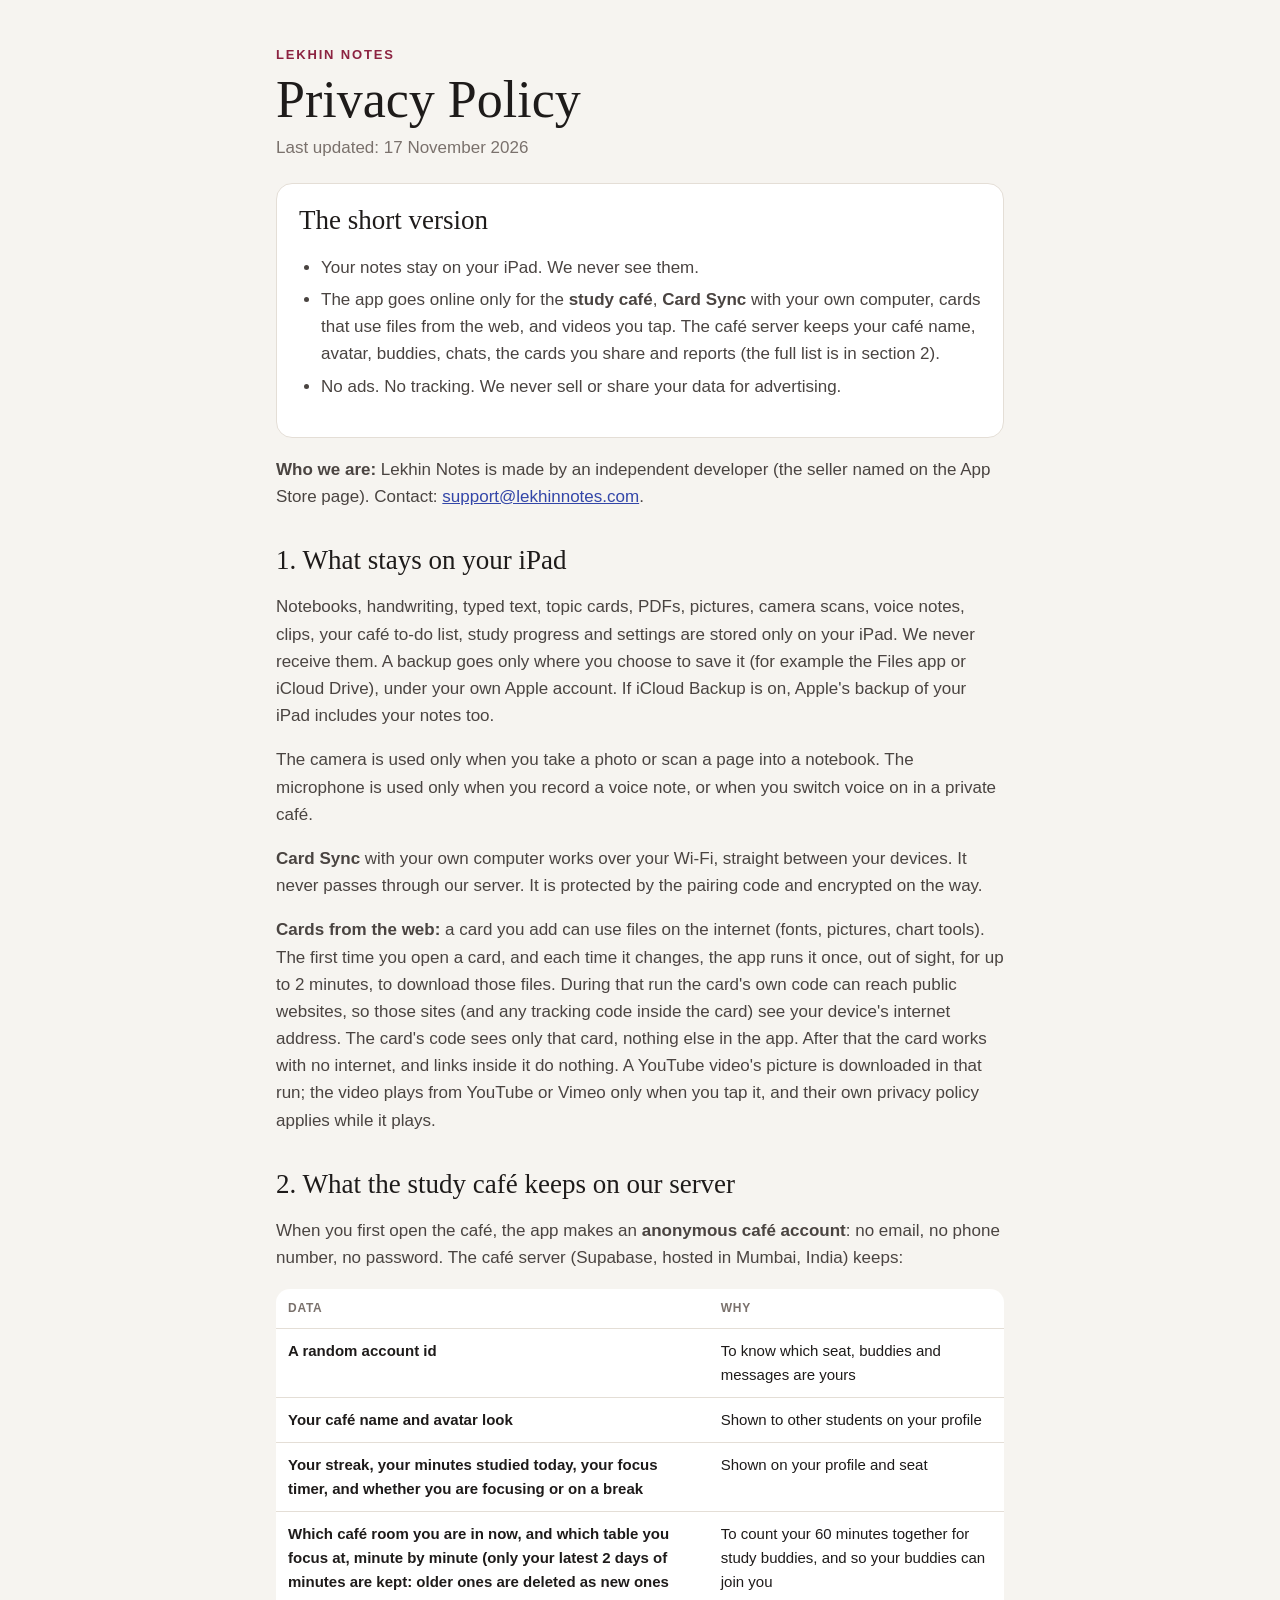
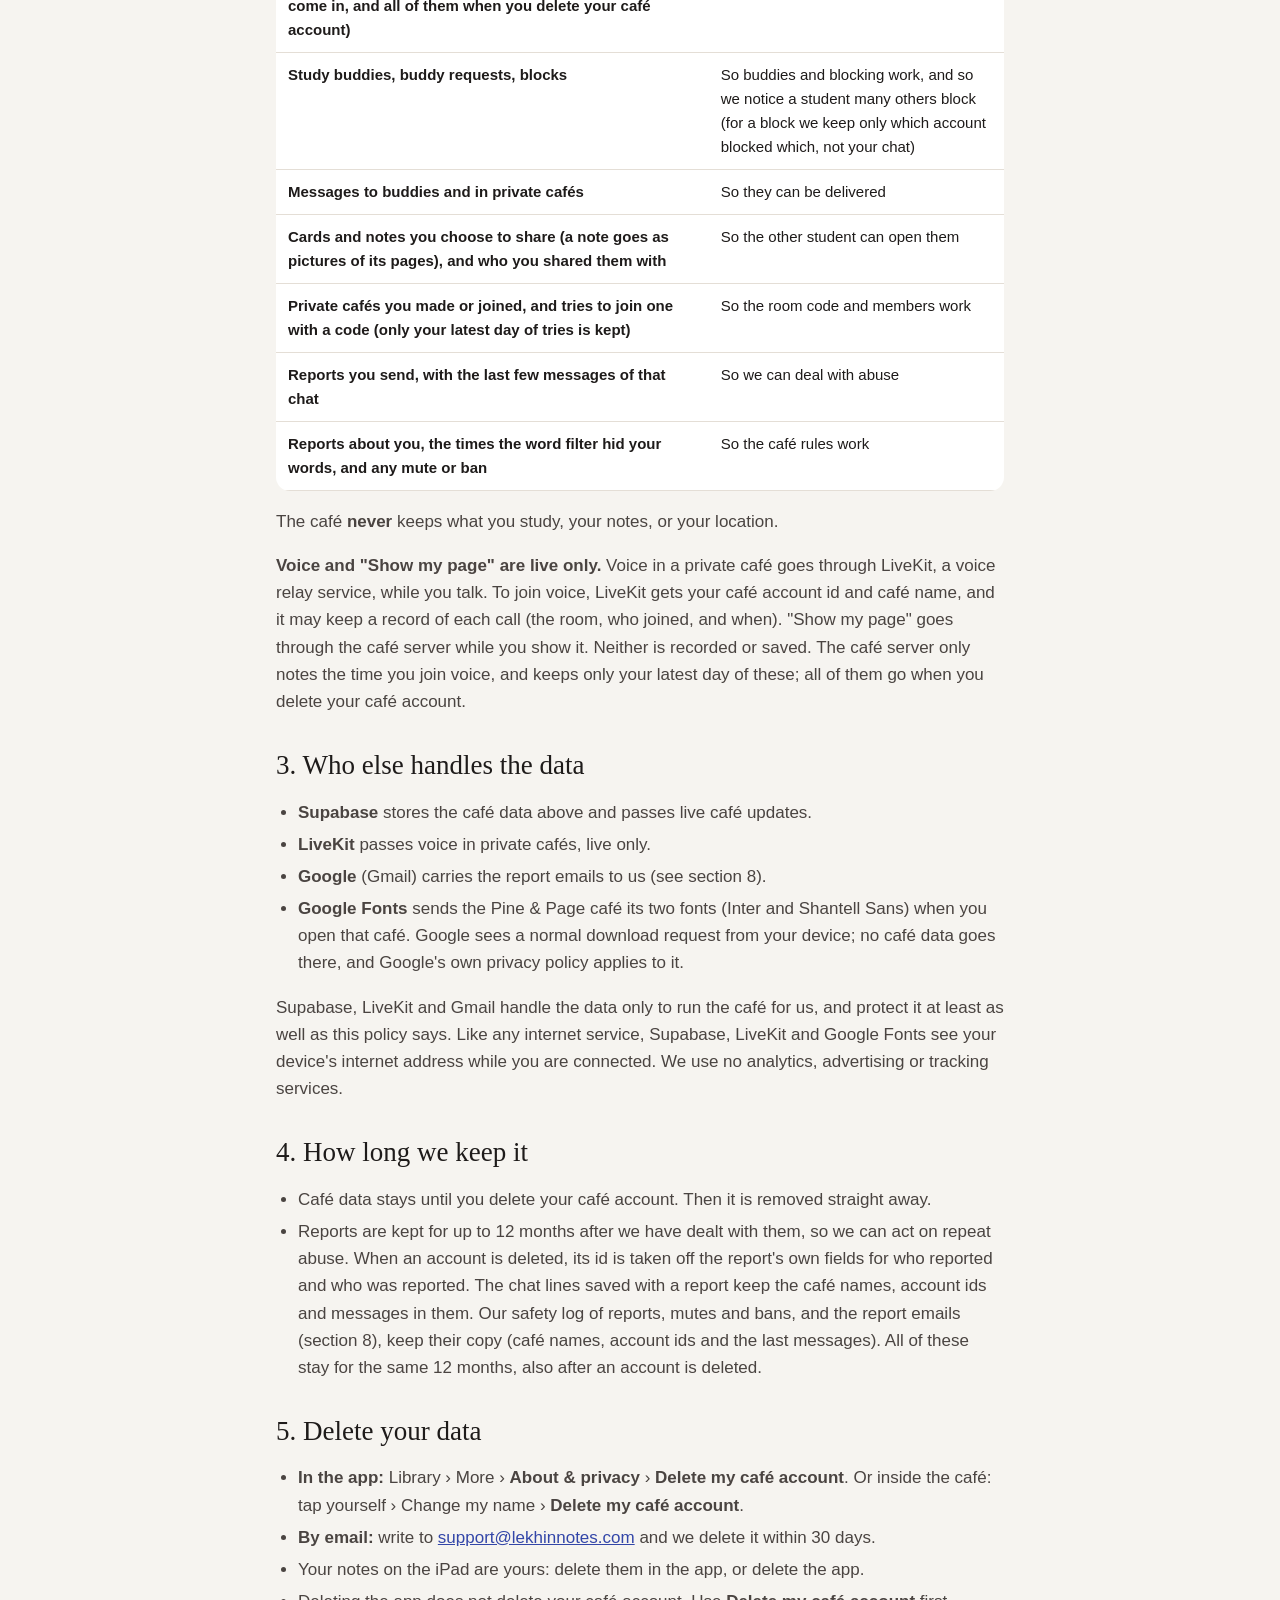
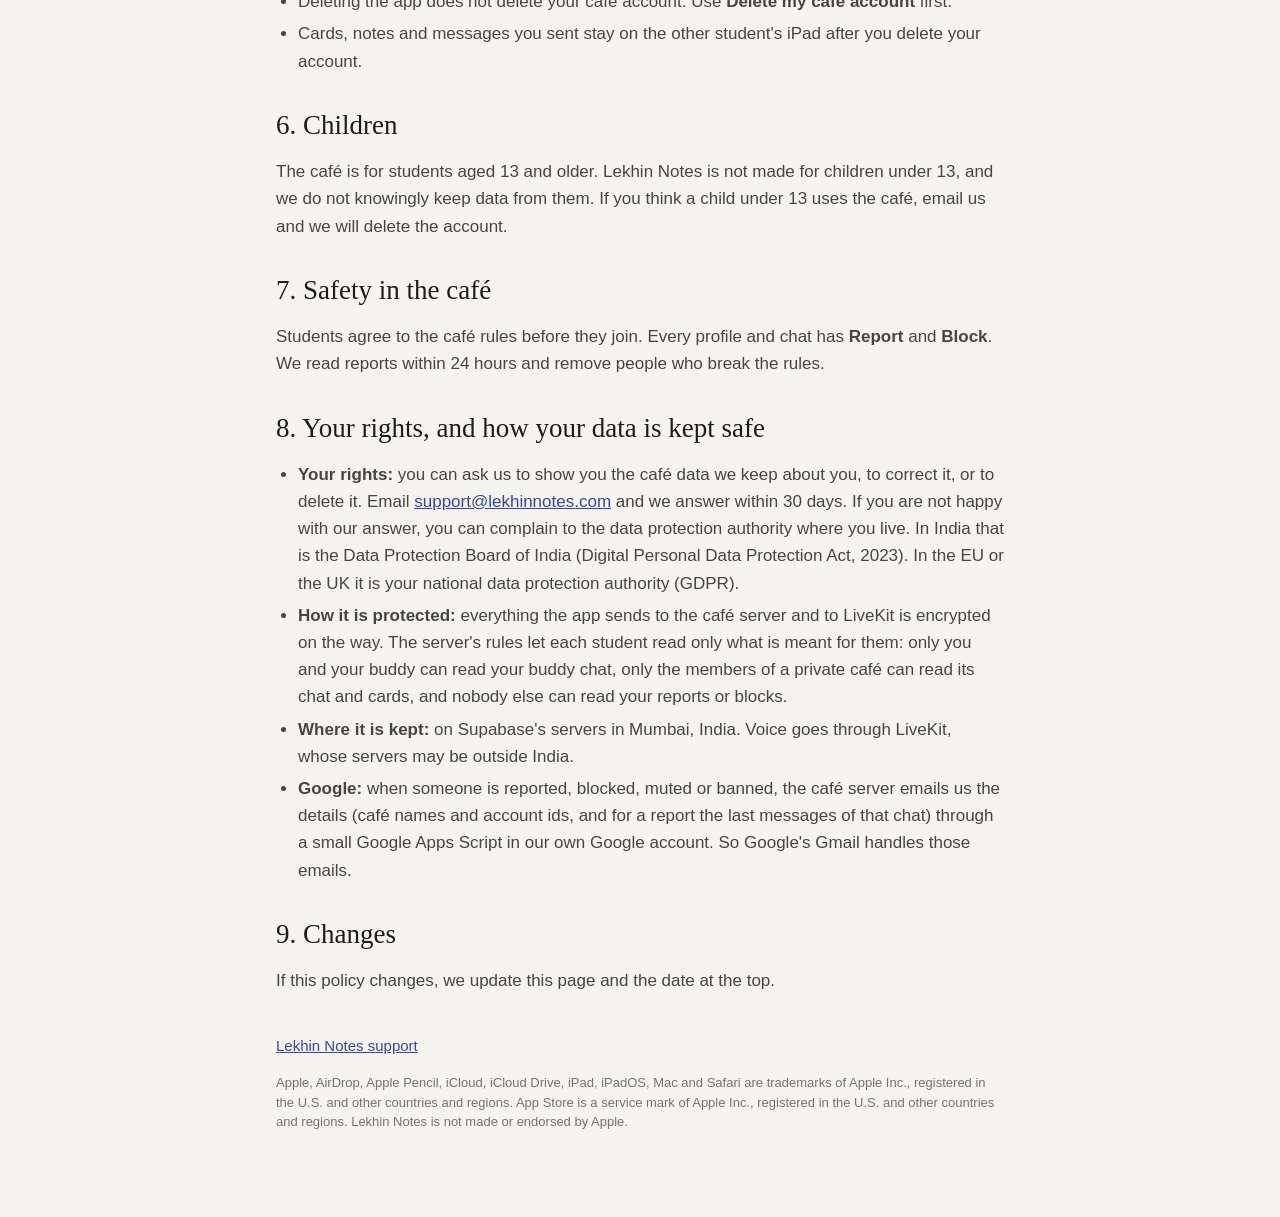
<file: privacy/index.html>
<!doctype html>
<html lang="en">
<head>
<meta charset="utf-8">
<meta name="viewport" content="width=device-width, initial-scale=1">
<title>Lekhin Notes · Privacy Policy</title>
<meta name="description" content="How Lekhin Notes handles your data: notes stay on your iPad; the app goes online only for the café, Card Sync, files that cards use, and videos you tap.">
<link rel="canonical" href="https://lekhinnotes.com/privacy/">
<link rel="icon" href="/favicon.ico" sizes="48x48">
<link rel="stylesheet" href="../style.css">
</head>
<body>
<main>
  <p class="kicker"><a href="../">Lekhin Notes</a></p>
  <h1>Privacy Policy</h1>
  <p class="date">Last updated: 17 November 2026</p>

  <div class="box">
    <h2 class="first">The short version</h2>
    <ul>
      <li>Your notes stay on your iPad. We never see them.</li>
      <li>The app goes online only for the <b>study café</b>, <b>Card Sync</b> with your own computer, cards that use files from the web, and videos you tap. The café server keeps your café name, avatar, buddies, chats, the cards you share and reports (the full list is in section 2).</li>
      <li>No ads. No tracking. We never sell or share your data for advertising.</li>
    </ul>
  </div>

  <p><b>Who we are:</b> Lekhin Notes is made by an independent developer (the seller named on the App Store page). Contact: <a href="mailto:support@lekhinnotes.com">support@lekhinnotes.com</a>.</p>

  <h2>1. What stays on your iPad</h2>
  <p>Notebooks, handwriting, typed text, topic cards, PDFs, pictures, camera scans, voice notes, clips, your café to-do list, study progress and settings are stored only on your iPad. We never receive them. A backup goes only where you choose to save it (for example the Files app or iCloud Drive), under your own Apple account. If iCloud Backup is on, Apple's backup of your iPad includes your notes too.</p>
  <p>The camera is used only when you take a photo or scan a page into a notebook. The microphone is used only when you record a voice note, or when you switch voice on in a private café.</p>
  <p><b>Card Sync</b> with your own computer works over your Wi-Fi, straight between your devices. It never passes through our server. It is protected by the pairing code and encrypted on the way.</p>
  <p><b>Cards from the web:</b> a card you add can use files on the internet (fonts, pictures, chart tools). The first time you open a card, and each time it changes, the app runs it once, out of sight, for up to 2 minutes, to download those files. During that run the card's own code can reach public websites, so those sites (and any tracking code inside the card) see your device's internet address. The card's code sees only that card, nothing else in the app. After that the card works with no internet, and links inside it do nothing. A YouTube video's picture is downloaded in that run; the video plays from YouTube or Vimeo only when you tap it, and their own privacy policy applies while it plays.</p>

  <h2>2. What the study café keeps on our server</h2>
  <p>When you first open the café, the app makes an <b>anonymous café account</b>: no email, no phone number, no password. The café server (Supabase, hosted in Mumbai, India) keeps:</p>
  <table>
    <tr><th>Data</th><th>Why</th></tr>
    <tr><td>A random account id</td><td>To know which seat, buddies and messages are yours</td></tr>
    <tr><td>Your café name and avatar look</td><td>Shown to other students on your profile</td></tr>
    <tr><td>Your streak, your minutes studied today, your focus timer, and whether you are focusing or on a break</td><td>Shown on your profile and seat</td></tr>
    <tr><td>Which café room you are in now, and which table you focus at, minute by minute (only your latest 2 days of minutes are kept: older ones are deleted as new ones come in, and all of them when you delete your café account)</td><td>To count your 60 minutes together for study buddies, and so your buddies can join you</td></tr>
    <tr><td>Study buddies, buddy requests, blocks</td><td>So buddies and blocking work, and so we notice a student many others block (for a block we keep only which account blocked which, not your chat)</td></tr>
    <tr><td>Messages to buddies and in private cafés</td><td>So they can be delivered</td></tr>
    <tr><td>Cards and notes you choose to share (a note goes as pictures of its pages), and who you shared them with</td><td>So the other student can open them</td></tr>
    <tr><td>Private cafés you made or joined, and tries to join one with a code (only your latest day of tries is kept)</td><td>So the room code and members work</td></tr>
    <tr><td>Reports you send, with the last few messages of that chat</td><td>So we can deal with abuse</td></tr>
    <tr><td>Reports about you, the times the word filter hid your words, and any mute or ban</td><td>So the café rules work</td></tr>
  </table>
  <p>The café <b>never</b> keeps what you study, your notes, or your location.</p>
  <p><b>Voice and "Show my page" are live only.</b> Voice in a private café goes through LiveKit, a voice relay service, while you talk. To join voice, LiveKit gets your café account id and café name, and it may keep a record of each call (the room, who joined, and when). "Show my page" goes through the café server while you show it. Neither is recorded or saved. The café server only notes the time you join voice, and keeps only your latest day of these; all of them go when you delete your café account.</p>

  <h2>3. Who else handles the data</h2>
  <ul>
    <li><b>Supabase</b> stores the café data above and passes live café updates.</li>
    <li><b>LiveKit</b> passes voice in private cafés, live only.</li>
    <li><b>Google</b> (Gmail) carries the report emails to us (see section 8).</li>
    <li><b>Google Fonts</b> sends the Pine &amp; Page café its two fonts (Inter and Shantell Sans) when you open that café. Google sees a normal download request from your device; no café data goes there, and Google's own privacy policy applies to it.</li>
  </ul>
  <p>Supabase, LiveKit and Gmail handle the data only to run the café for us, and protect it at least as well as this policy says. Like any internet service, Supabase, LiveKit and Google Fonts see your device's internet address while you are connected. We use no analytics, advertising or tracking services.</p>

  <h2>4. How long we keep it</h2>
  <ul>
    <li>Café data stays until you delete your café account. Then it is removed straight away.</li>
    <li>Reports are kept for up to 12 months after we have dealt with them, so we can act on repeat abuse. When an account is deleted, its id is taken off the report's own fields for who reported and who was reported. The chat lines saved with a report keep the café names, account ids and messages in them. Our safety log of reports, mutes and bans, and the report emails (section 8), keep their copy (café names, account ids and the last messages). All of these stay for the same 12 months, also after an account is deleted.</li>
  </ul>

  <h2>5. Delete your data</h2>
  <ul>
    <li><b>In the app:</b> Library › More › <b>About &amp; privacy</b> › <b>Delete my café account</b>. Or inside the café: tap yourself › Change my name › <b>Delete my café account</b>.</li>
    <li><b>By email:</b> write to <a href="mailto:support@lekhinnotes.com">support@lekhinnotes.com</a> and we delete it within 30 days.</li>
    <li>Your notes on the iPad are yours: delete them in the app, or delete the app.</li>
    <li>Deleting the app does not delete your café account. Use <b>Delete my café account</b> first.</li>
    <li>Cards, notes and messages you sent stay on the other student's iPad after you delete your account.</li>
  </ul>

  <h2>6. Children</h2>
  <p>The café is for students aged 13 and older. Lekhin Notes is not made for children under 13, and we do not knowingly keep data from them. If you think a child under 13 uses the café, email us and we will delete the account.</p>

  <h2>7. Safety in the café</h2>
  <p>Students agree to the café rules before they join. Every profile and chat has <b>Report</b> and <b>Block</b>. We read reports within 24 hours and remove people who break the rules.</p>

  <h2>8. Your rights, and how your data is kept safe</h2>
  <ul>
    <li><b>Your rights:</b> you can ask us to show you the café data we keep about you, to correct it, or to delete it. Email <a href="mailto:support@lekhinnotes.com">support@lekhinnotes.com</a> and we answer within 30 days. If you are not happy with our answer, you can complain to the data protection authority where you live. In India that is the Data Protection Board of India (Digital Personal Data Protection Act, 2023). In the EU or the UK it is your national data protection authority (GDPR).</li>
    <li><b>How it is protected:</b> everything the app sends to the café server and to LiveKit is encrypted on the way. The server's rules let each student read only what is meant for them: only you and your buddy can read your buddy chat, only the members of a private café can read its chat and cards, and nobody else can read your reports or blocks.</li>
    <li><b>Where it is kept:</b> on Supabase's servers in Mumbai, India. Voice goes through LiveKit, whose servers may be outside India.</li>
    <li><b>Google:</b> when someone is reported, blocked, muted or banned, the café server emails us the details (café names and account ids, and for a report the last messages of that chat) through a small Google Apps Script in our own Google account. So Google's Gmail handles those emails.</li>
  </ul>

  <h2>9. Changes</h2>
  <p>If this policy changes, we update this page and the date at the top.</p>

  <p class="foot"><a href="../support/">Lekhin Notes support</a></p>
  <p class="tm">Apple, AirDrop, Apple Pencil, iCloud, iCloud Drive, iPad, iPadOS, Mac and Safari are trademarks of Apple Inc., registered in the U.S. and other countries and regions. App Store is a service mark of Apple Inc., registered in the U.S. and other countries and regions. Lekhin Notes is not made or endorsed by Apple.</p>
</main>
</body>
</html>
</file>
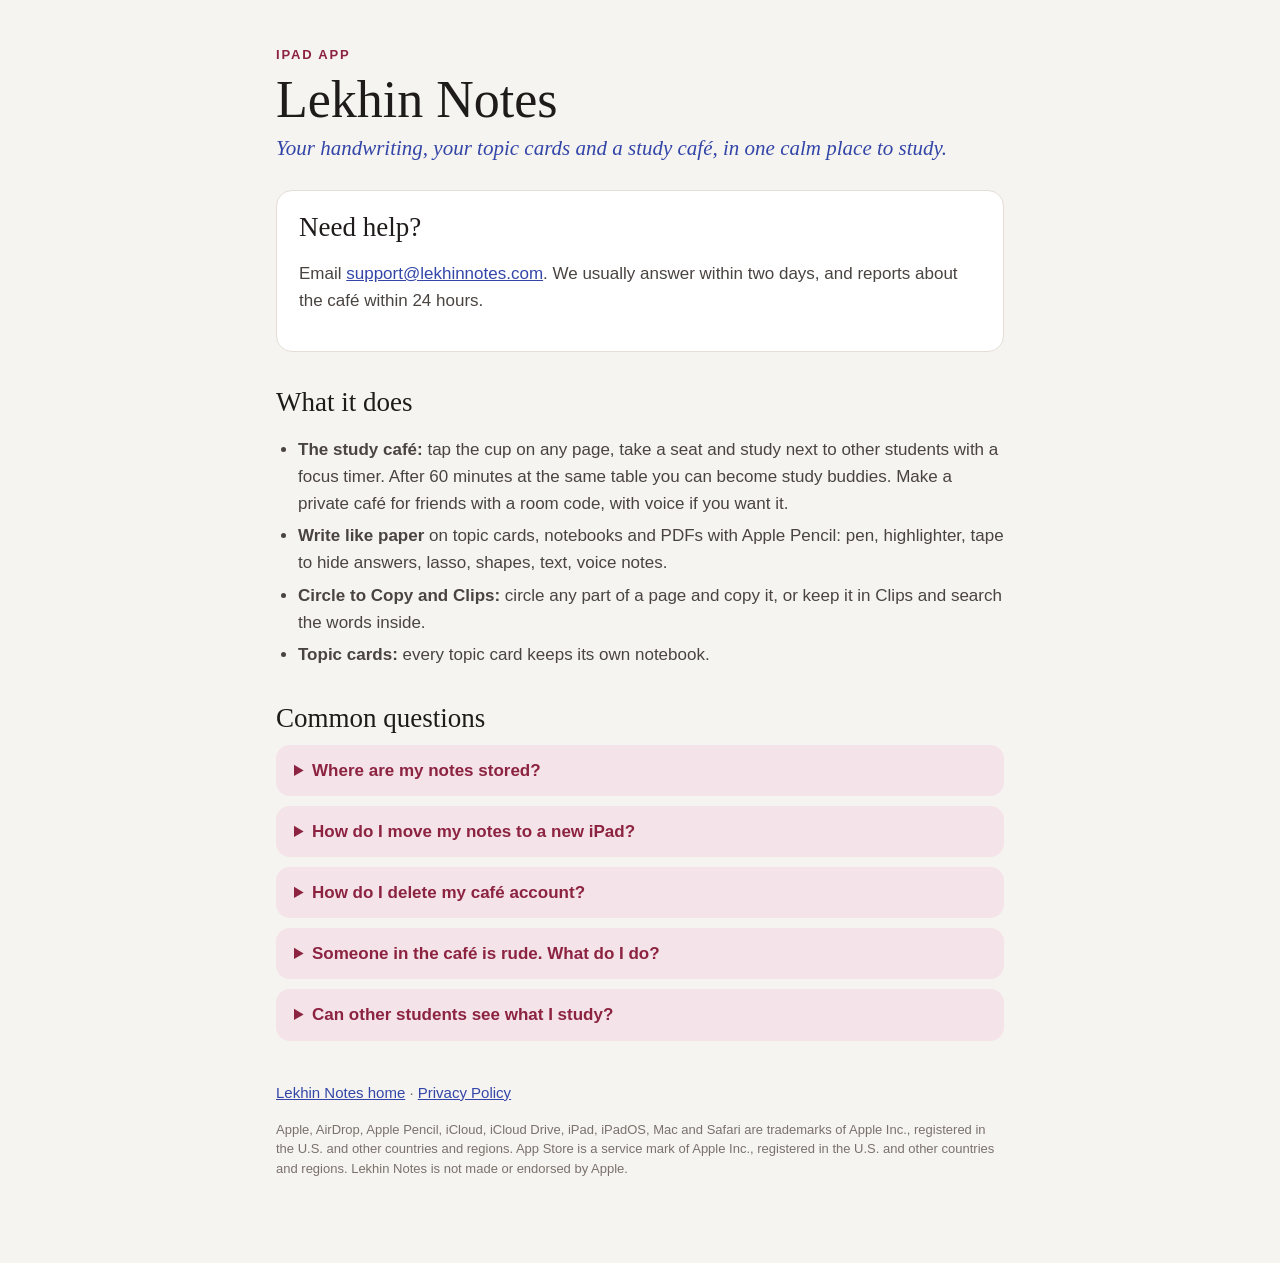
<file: support/index.html>
<!doctype html>
<html lang="en">
<head>
<meta charset="utf-8">
<meta name="viewport" content="width=device-width, initial-scale=1">
<title>Lekhin Notes · Support</title>
<meta name="description" content="Lekhin Notes for iPad: Apple Pencil notes with a study café inside. Help and contact.">
<link rel="canonical" href="https://lekhinnotes.com/support/">
<link rel="icon" href="/favicon.ico" sizes="48x48">
<link rel="stylesheet" href="../style.css">
</head>
<body>
<main>
  <p class="kicker">iPad app</p>
  <h1>Lekhin Notes</h1>
  <p class="lede">Your handwriting, your topic cards and a study café, in one calm place to study.</p>

  <div class="box">
    <h2 class="first">Need help?</h2>
    <p>Email <a href="mailto:support@lekhinnotes.com">support@lekhinnotes.com</a>. We usually answer within two days, and reports about the café within 24 hours.</p>
  </div>

  <h2>What it does</h2>
  <ul>
    <li><b>The study café:</b> tap the cup on any page, take a seat and study next to other students with a focus timer. After 60 minutes at the same table you can become study buddies. Make a private café for friends with a room code, with voice if you want it.</li>
    <li><b>Write like paper</b> on topic cards, notebooks and PDFs with Apple Pencil: pen, highlighter, tape to hide answers, lasso, shapes, text, voice notes.</li>
    <li><b>Circle to Copy and Clips:</b> circle any part of a page and copy it, or keep it in Clips and search the words inside.</li>
    <li><b>Topic cards:</b> every topic card keeps its own notebook.</li>
  </ul>

  <h2>Common questions</h2>
  <details><summary>Where are my notes stored?</summary>
    <p>Only on your iPad. Make a backup from Library › More › <b>Back up everything</b> and keep it in Files or iCloud Drive.</p></details>
  <details><summary>How do I move my notes to a new iPad?</summary>
    <p>On the old iPad: Library › More › Back up everything. On the new iPad: Library › More › <b>Restore from a backup</b>.</p></details>
  <details><summary>How do I delete my café account?</summary>
    <p>Library › More › <b>About &amp; privacy</b> › <b>Delete my café account</b>. Your notes on the iPad are not touched.</p></details>
  <details><summary>Someone in the café is rude. What do I do?</summary>
    <p>Tap them, then <b>Block</b> to hide them from you at once, and <b>Report</b> so we can act. We read reports within 24 hours.</p></details>
  <details><summary>Can other students see what I study?</summary>
    <p>No. They see your café name, your avatar, your streak and whether you are focusing or on a break. Your page is shown only when you choose <b>Show my page</b>, and only to the members of the private café you pick.</p></details>

  <p class="foot"><a href="../">Lekhin Notes home</a> · <a href="../privacy/">Privacy Policy</a></p>
  <p class="tm">Apple, AirDrop, Apple Pencil, iCloud, iCloud Drive, iPad, iPadOS, Mac and Safari are trademarks of Apple Inc., registered in the U.S. and other countries and regions. App Store is a service mark of Apple Inc., registered in the U.S. and other countries and regions. Lekhin Notes is not made or endorsed by Apple.</p>
</main>
</body>
</html>
</file>
<file: style.css>
:root {
  --serif: "Iowan Old Style", "Palatino Linotype", Georgia, "Times New Roman", serif;
  --sans: -apple-system, BlinkMacSystemFont, "Segoe UI", Helvetica, Arial, sans-serif;
  --bg: #F6F4F0; --paper: #FFFFFF; --ink: #1E1B1A; --ink-2: #4A4441; --muted: #7A716C; --rule: #E4DED6;
  --wine: #8C2341; --wine-soft: #F4E3E8; --indigo: #3346A8;
}
@media (prefers-color-scheme: dark) {
  :root {
    --bg: #141213; --paper: #1C191A; --ink: #EFE9E4; --ink-2: #C9C0BA; --muted: #978D87; --rule: #332E2C;
    --wine: #E58AA3; --wine-soft: #3A1E27; --indigo: #9AA8F2;
  }
}
* { box-sizing: border-box; }
html, body { margin: 0; background: var(--bg); color: var(--ink); font: 17px/1.6 var(--sans); }
main { max-width: 760px; margin: 0 auto; padding: 48px 16px 72px; }
a { color: var(--indigo); }
.kicker { font: 600 13px/1 var(--sans); letter-spacing: .14em; text-transform: uppercase; color: var(--wine); margin: 0; }
.kicker a { color: inherit; text-decoration: none; }
h1 { font: 400 clamp(36px, 7vw, 52px)/1.1 var(--serif); margin: 10px 0 6px; }
.lede { font: italic 21px/1.4 var(--serif); color: var(--indigo); margin: 0 0 26px; }
.date { color: var(--muted); margin: 0 0 22px; }
h2 { font: 400 27px/1.2 var(--serif); margin: 34px 0 8px; }
h2.first { margin-top: 0; }
p, li { color: var(--ink-2); }
ul { padding-left: 22px; }
li { margin: 5px 0; }
.box { background: var(--paper); border: 1px solid var(--rule); border-radius: 16px; padding: 20px 22px; margin: 18px 0; }
table { width: 100%; border-collapse: collapse; background: var(--paper); border-radius: 14px; overflow: hidden; margin: 10px 0; }
th, td { text-align: left; padding: 10px 12px; border-bottom: 1px solid var(--rule); vertical-align: top; font-size: 15px; }
th { color: var(--muted); font-weight: 600; text-transform: uppercase; letter-spacing: .06em; font-size: 12px; }
td:first-child { color: var(--ink); font-weight: 600; }
details { background: var(--wine-soft); border-radius: 14px; padding: 12px 18px; margin: 10px 0; }
summary { cursor: pointer; font-weight: 700; color: var(--wine); }
details p { color: var(--ink); margin: 8px 0 0; }
.foot { margin-top: 40px; font-size: 15px; color: var(--muted); }
.tm { margin-top: 12px; font-size: 13px; line-height: 1.5; color: var(--muted); }   /* Apple's trademark credit line (16 Nov 2026) */
</file>
